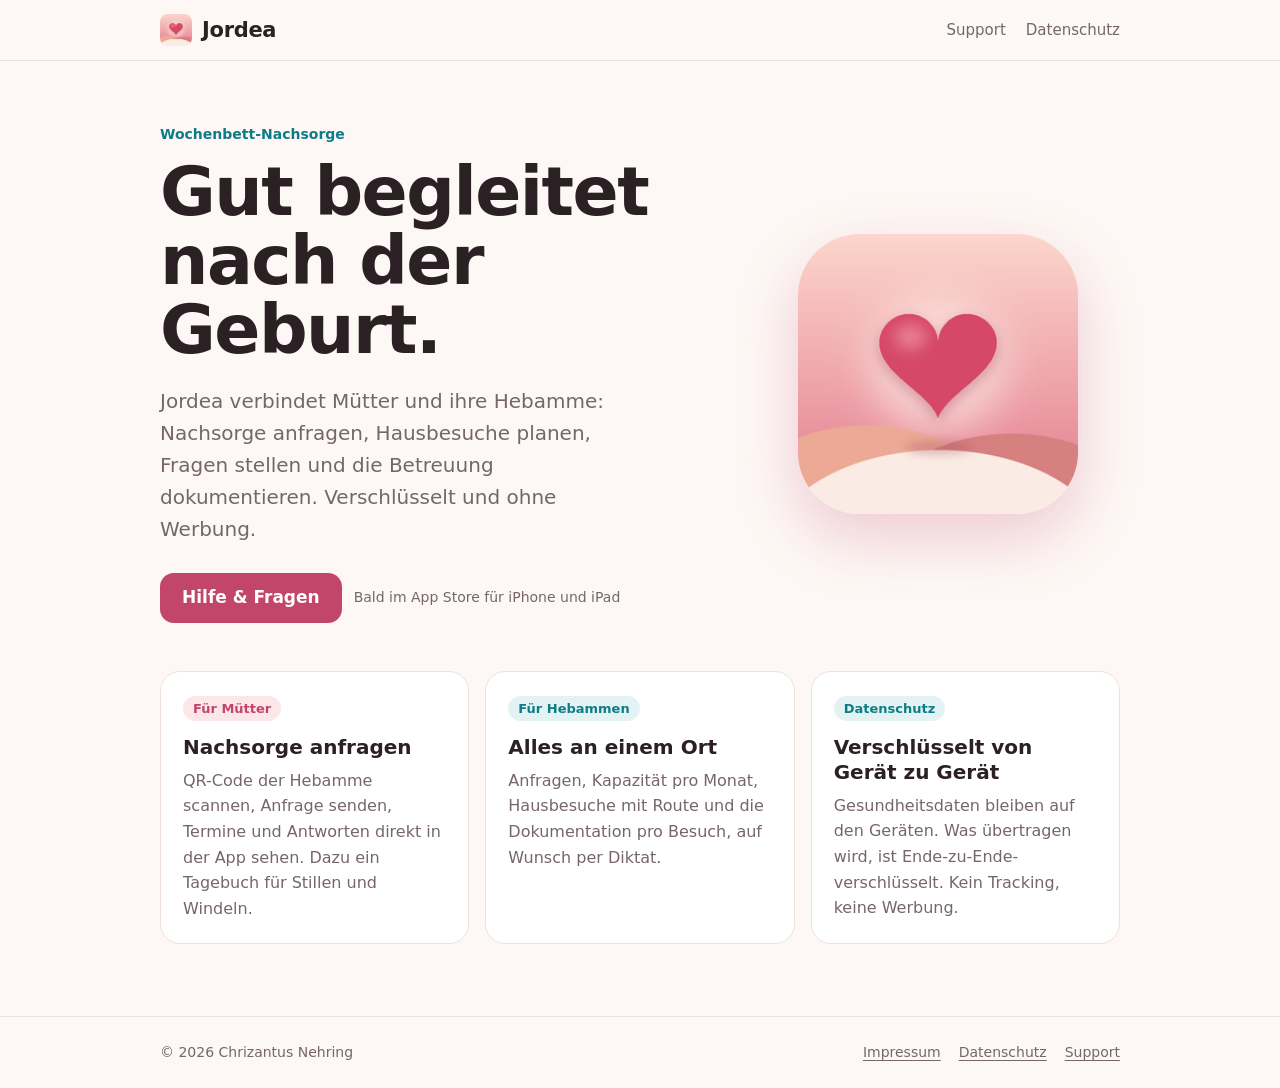
<file: index.html>
<!doctype html>
<html lang="de">
<head>
<meta charset="utf-8">
<meta name="viewport" content="width=device-width, initial-scale=1">
<title>Jordea</title>
<meta name="description" content="Jordea verbindet Mütter und ihre Hebamme für die Wochenbett-Nachsorge. Für iPhone und iPad.">
<meta name="theme-color" content="#fdf8f5">
<link rel="icon" href="icon.png">
<link rel="apple-touch-icon" href="icon.png">
<link rel="stylesheet" href="style.css">
</head>
<body>
<header class="site-head">
  <div class="wrap">
    <a class="brand" href="index.html"><img src="icon.png" alt="" width="32" height="32">Jordea</a>
    <nav class="nav" aria-label="Hauptnavigation">
      <a href="support.html">Support</a>
      <a href="datenschutz.html">Datenschutz</a>
    </nav>
  </div>
</header>

<main class="wrap">
  <section class="hero">
    <div>
      <p class="eyebrow">Wochenbett-Nachsorge</p>
      <h1>Gut begleitet nach der Geburt.</h1>
      <p class="lead">Jordea verbindet Mütter und ihre Hebamme: Nachsorge anfragen, Hausbesuche planen, Fragen stellen und die Betreuung dokumentieren. Verschlüsselt und ohne Werbung.</p>
      <div class="cta-row">
        <a class="btn" href="support.html">Hilfe &amp; Fragen</a>
        <span class="soon">Bald im App Store für iPhone und iPad</span>
      </div>
    </div>
    <img class="hero-icon" src="icon.png" alt="App-Symbol von Jordea" width="256" height="256">
  </section>

  <section class="features" aria-label="Funktionen">
    <article class="feature">
      <span class="tag mutter">Für Mütter</span>
      <h2>Nachsorge anfragen</h2>
      <p>QR-Code der Hebamme scannen, Anfrage senden, Termine und Antworten direkt in der App sehen. Dazu ein Tagebuch für Stillen und Windeln.</p>
    </article>
    <article class="feature">
      <span class="tag hebamme">Für Hebammen</span>
      <h2>Alles an einem Ort</h2>
      <p>Anfragen, Kapazität pro Monat, Hausbesuche mit Route und die Dokumentation pro Besuch, auf Wunsch per Diktat.</p>
    </article>
    <article class="feature">
      <span class="tag hebamme">Datenschutz</span>
      <h2>Verschlüsselt von Gerät zu Gerät</h2>
      <p>Gesundheitsdaten bleiben auf den Geräten. Was übertragen wird, ist Ende-zu-Ende-verschlüsselt. Kein Tracking, keine Werbung.</p>
    </article>
  </section>
</main>

<footer class="site-foot">
  <div class="wrap">
    <span>© 2026 Chrizantus Nehring</span>
    <nav aria-label="Rechtliches">
      <a href="impressum.html">Impressum</a>
      <a href="datenschutz.html">Datenschutz</a>
      <a href="support.html">Support</a>
    </nav>
  </div>
</footer>
</body>
</html>
</file>
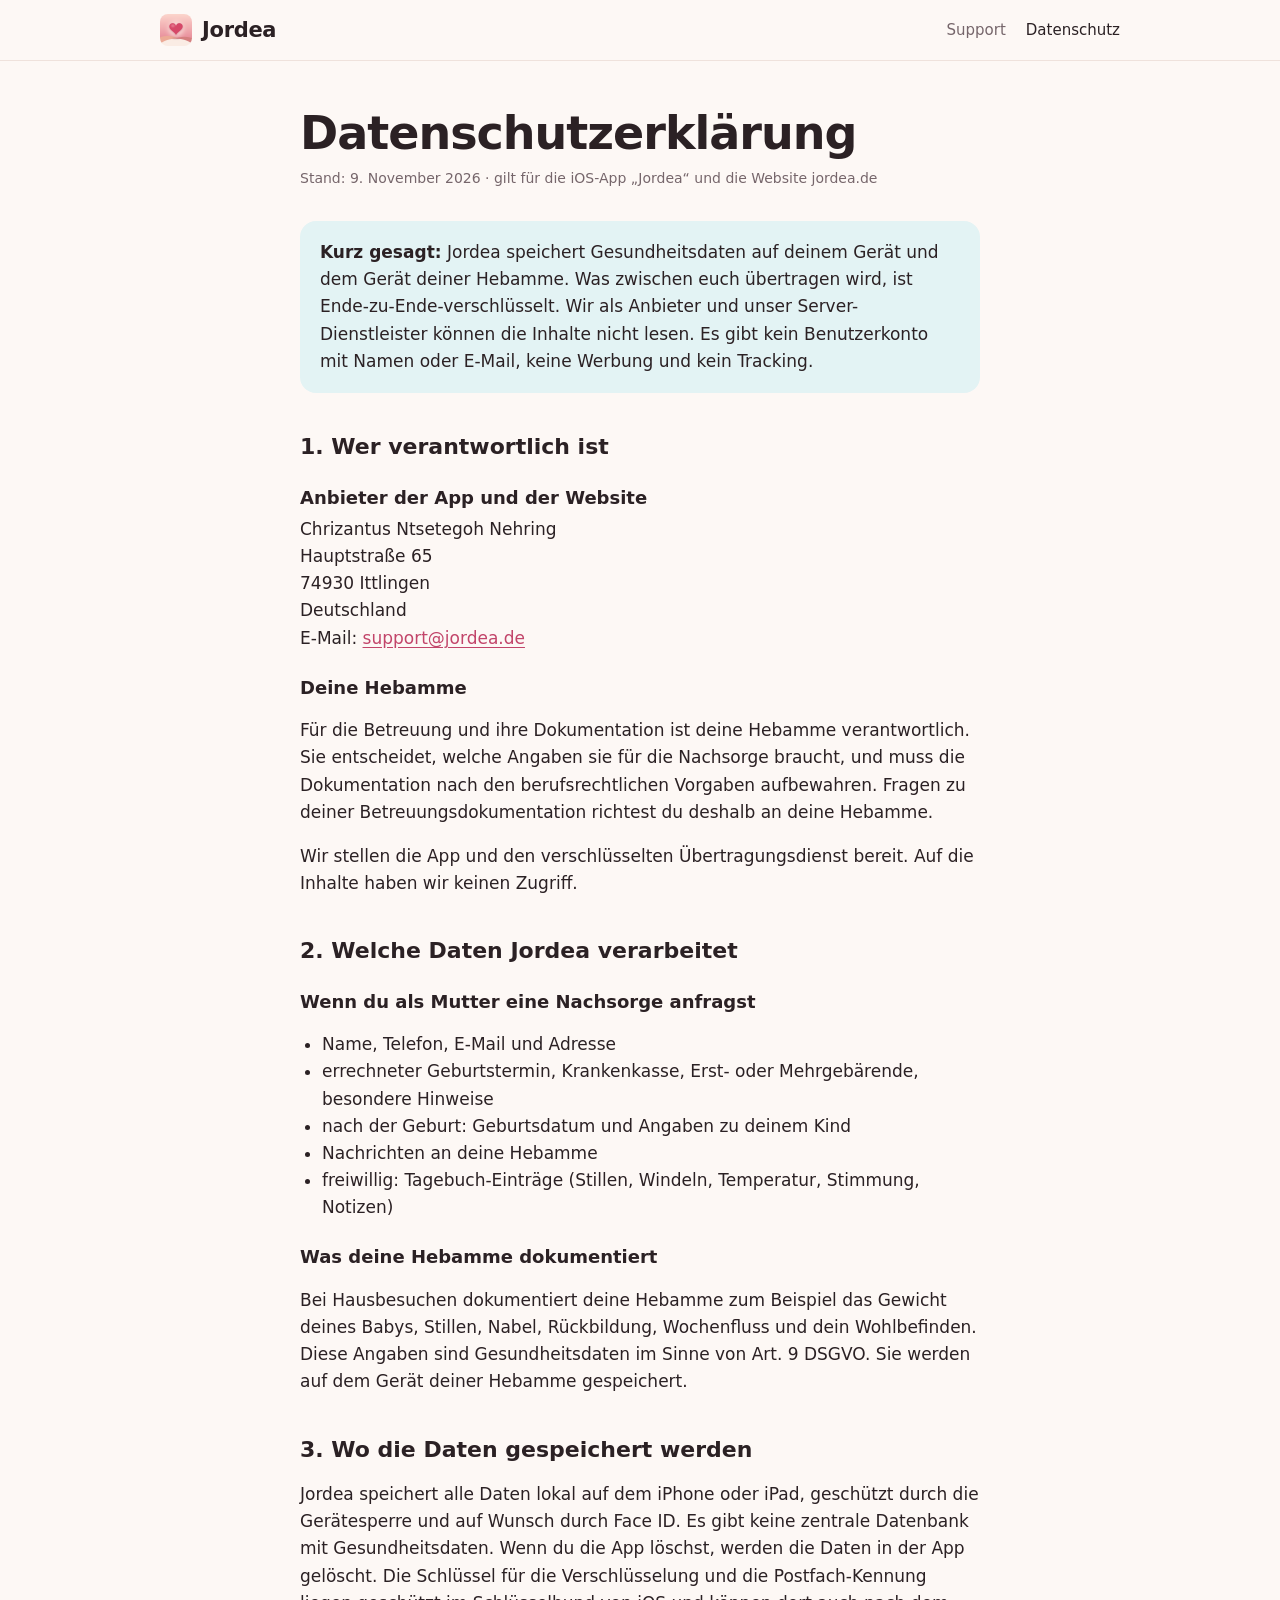
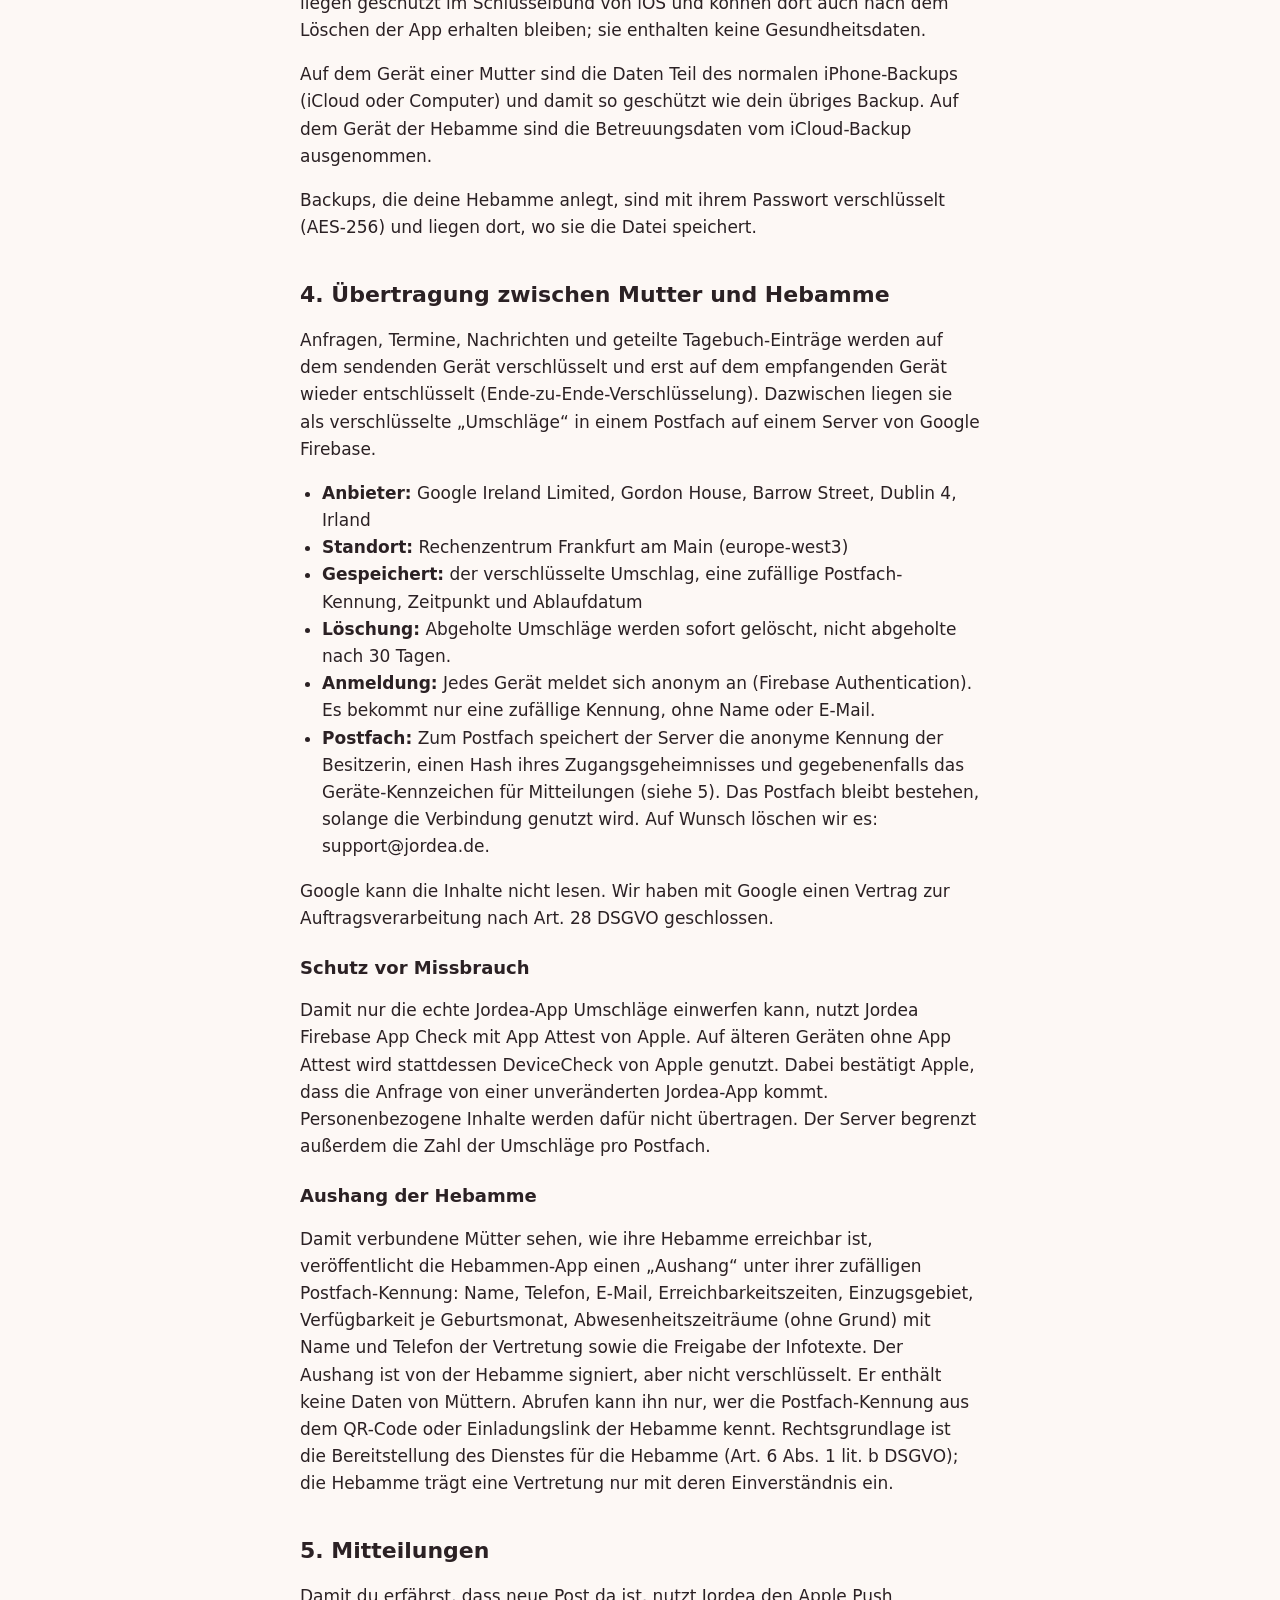
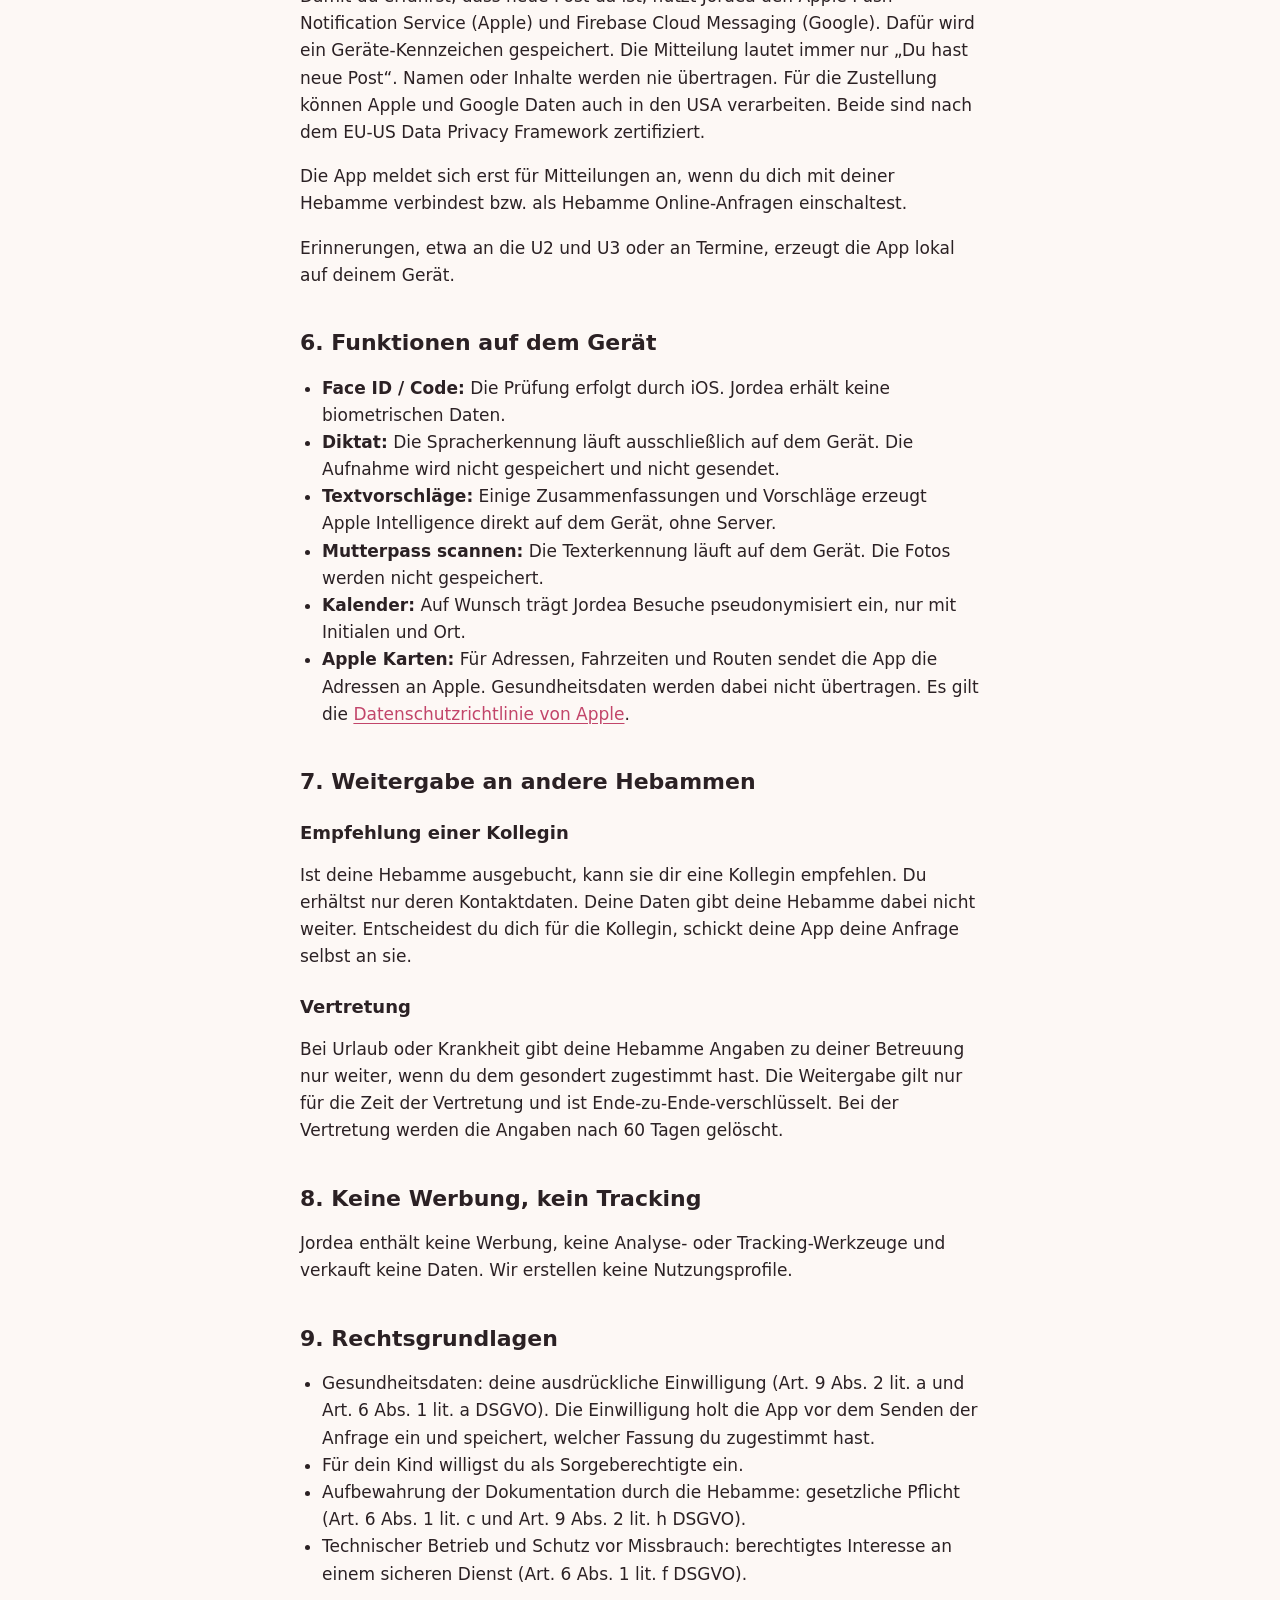
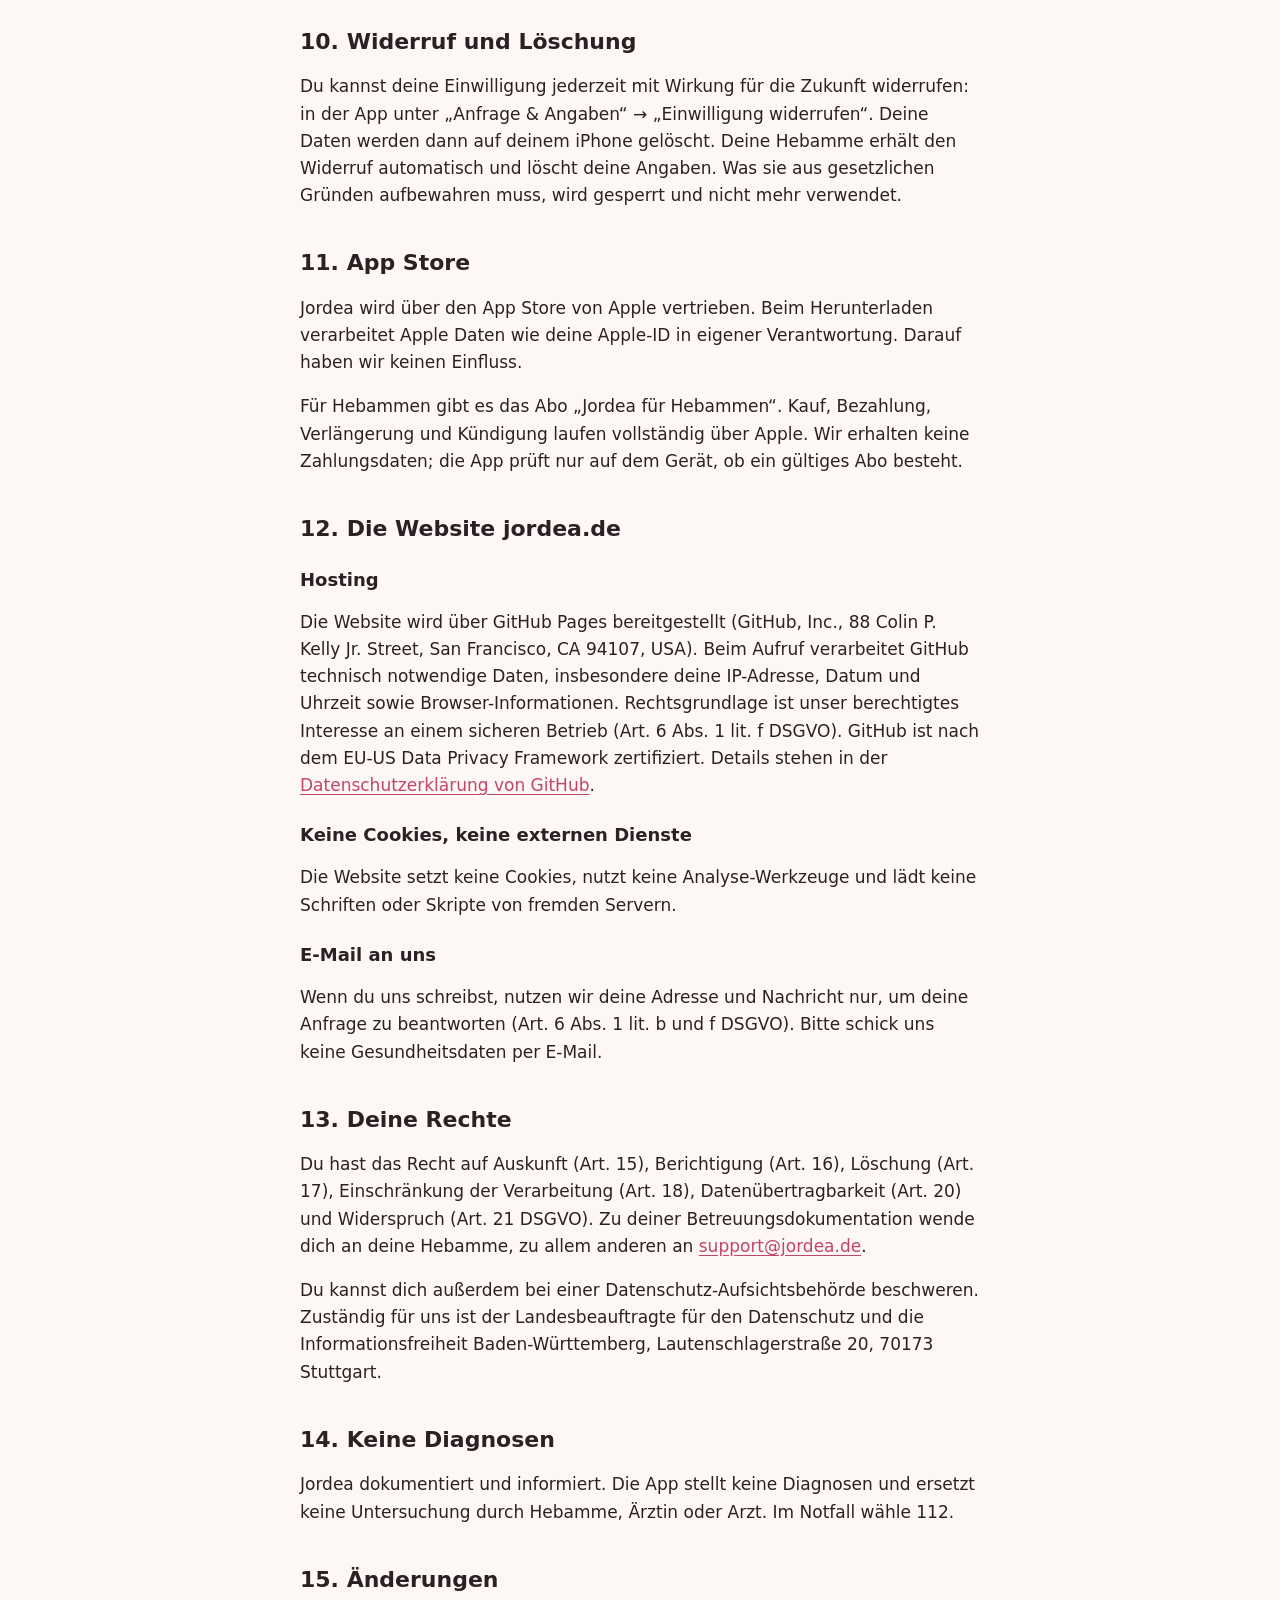
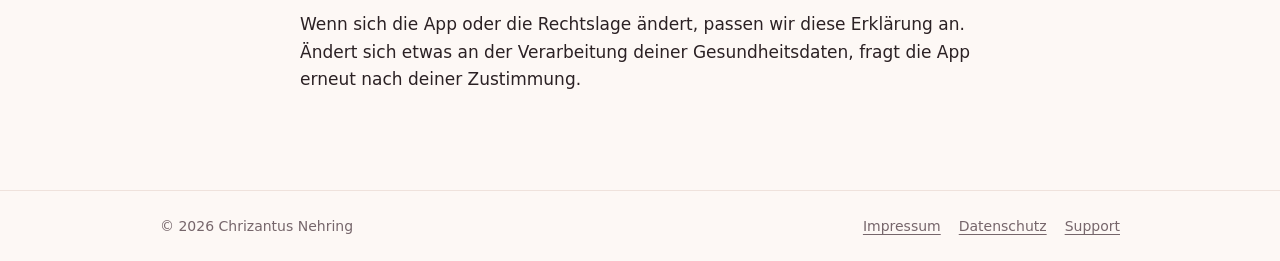
<file: datenschutz.html>
<!doctype html>
<html lang="de">
<head>
<meta charset="utf-8">
<meta name="viewport" content="width=device-width, initial-scale=1">
<title>Jordea Datenschutz</title>
<meta name="description" content="Datenschutzerklärung für die App Jordea und die Website jordea.de.">
<meta name="theme-color" content="#fdf8f5">
<link rel="icon" href="icon.png">
<link rel="apple-touch-icon" href="icon.png">
<link rel="stylesheet" href="style.css">
</head>
<body>
<header class="site-head">
  <div class="wrap">
    <a class="brand" href="index.html"><img src="icon.png" alt="" width="32" height="32">Jordea</a>
    <nav class="nav" aria-label="Hauptnavigation">
      <a href="support.html">Support</a>
      <a href="datenschutz.html" aria-current="page">Datenschutz</a>
    </nav>
  </div>
</header>

<main class="wrap doc">
  <h1>Datenschutzerklärung</h1>
  <p class="stand">Stand: 9. November 2026 · gilt für die iOS-App „Jordea“ und die Website jordea.de</p>

  <div class="box">
    <p><strong>Kurz gesagt:</strong> Jordea speichert Gesundheitsdaten auf deinem Gerät und dem Gerät deiner Hebamme. Was zwischen euch übertragen wird, ist Ende-zu-Ende-verschlüsselt. Wir als Anbieter und unser Server-Dienstleister können die Inhalte nicht lesen. Es gibt kein Benutzerkonto mit Namen oder E-Mail, keine Werbung und kein Tracking.</p>
  </div>

  <h2>1. Wer verantwortlich ist</h2>
  <h3>Anbieter der App und der Website</h3>
  <address>
    Chrizantus Ntsetegoh Nehring<br>
    Hauptstraße 65<br>
    74930 Ittlingen<br>
    Deutschland<br>
    E-Mail: <a href="mailto:support@jordea.de">support@jordea.de</a>
  </address>
  <h3>Deine Hebamme</h3>
  <p>Für die Betreuung und ihre Dokumentation ist deine Hebamme verantwortlich. Sie entscheidet, welche Angaben sie für die Nachsorge braucht, und muss die Dokumentation nach den berufsrechtlichen Vorgaben aufbewahren. Fragen zu deiner Betreuungsdokumentation richtest du deshalb an deine Hebamme.</p>
  <p>Wir stellen die App und den verschlüsselten Übertragungsdienst bereit. Auf die Inhalte haben wir keinen Zugriff.</p>

  <h2>2. Welche Daten Jordea verarbeitet</h2>
  <h3>Wenn du als Mutter eine Nachsorge anfragst</h3>
  <ul>
    <li>Name, Telefon, E-Mail und Adresse</li>
    <li>errechneter Geburtstermin, Krankenkasse, Erst- oder Mehrgebärende, besondere Hinweise</li>
    <li>nach der Geburt: Geburtsdatum und Angaben zu deinem Kind</li>
    <li>Nachrichten an deine Hebamme</li>
    <li>freiwillig: Tagebuch-Einträge (Stillen, Windeln, Temperatur, Stimmung, Notizen)</li>
  </ul>
  <h3>Was deine Hebamme dokumentiert</h3>
  <p>Bei Hausbesuchen dokumentiert deine Hebamme zum Beispiel das Gewicht deines Babys, Stillen, Nabel, Rückbildung, Wochenfluss und dein Wohlbefinden. Diese Angaben sind Gesundheitsdaten im Sinne von Art. 9 DSGVO. Sie werden auf dem Gerät deiner Hebamme gespeichert.</p>

  <h2>3. Wo die Daten gespeichert werden</h2>
  <p>Jordea speichert alle Daten lokal auf dem iPhone oder iPad, geschützt durch die Gerätesperre und auf Wunsch durch Face ID. Es gibt keine zentrale Datenbank mit Gesundheitsdaten. Wenn du die App löschst, werden die Daten in der App gelöscht. Die Schlüssel für die Verschlüsselung und die Postfach-Kennung liegen geschützt im Schlüsselbund von iOS und können dort auch nach dem Löschen der App erhalten bleiben; sie enthalten keine Gesundheitsdaten.</p>
  <p>Auf dem Gerät einer Mutter sind die Daten Teil des normalen iPhone-Backups (iCloud oder Computer) und damit so geschützt wie dein übriges Backup. Auf dem Gerät der Hebamme sind die Betreuungsdaten vom iCloud-Backup ausgenommen.</p>
  <p>Backups, die deine Hebamme anlegt, sind mit ihrem Passwort verschlüsselt (AES-256) und liegen dort, wo sie die Datei speichert.</p>

  <h2>4. Übertragung zwischen Mutter und Hebamme</h2>
  <p>Anfragen, Termine, Nachrichten und geteilte Tagebuch-Einträge werden auf dem sendenden Gerät verschlüsselt und erst auf dem empfangenden Gerät wieder entschlüsselt (Ende-zu-Ende-Verschlüsselung). Dazwischen liegen sie als verschlüsselte „Umschläge“ in einem Postfach auf einem Server von Google Firebase.</p>
  <ul>
    <li><strong>Anbieter:</strong> Google Ireland Limited, Gordon House, Barrow Street, Dublin 4, Irland</li>
    <li><strong>Standort:</strong> Rechenzentrum Frankfurt am Main (europe-west3)</li>
    <li><strong>Gespeichert:</strong> der verschlüsselte Umschlag, eine zufällige Postfach-Kennung, Zeitpunkt und Ablaufdatum</li>
    <li><strong>Löschung:</strong> Abgeholte Umschläge werden sofort gelöscht, nicht abgeholte nach 30 Tagen.</li>
    <li><strong>Anmeldung:</strong> Jedes Gerät meldet sich anonym an (Firebase Authentication). Es bekommt nur eine zufällige Kennung, ohne Name oder E-Mail.</li>
    <li><strong>Postfach:</strong> Zum Postfach speichert der Server die anonyme Kennung der Besitzerin, einen Hash ihres Zugangsgeheimnisses und gegebenenfalls das Geräte-Kennzeichen für Mitteilungen (siehe 5). Das Postfach bleibt bestehen, solange die Verbindung genutzt wird. Auf Wunsch löschen wir es: support@jordea.de.</li>
  </ul>
  <p>Google kann die Inhalte nicht lesen. Wir haben mit Google einen Vertrag zur Auftragsverarbeitung nach Art. 28 DSGVO geschlossen.</p>
  <h3>Schutz vor Missbrauch</h3>
  <p>Damit nur die echte Jordea-App Umschläge einwerfen kann, nutzt Jordea Firebase App Check mit App Attest von Apple. Auf älteren Geräten ohne App Attest wird stattdessen DeviceCheck von Apple genutzt. Dabei bestätigt Apple, dass die Anfrage von einer unveränderten Jordea-App kommt. Personenbezogene Inhalte werden dafür nicht übertragen. Der Server begrenzt außerdem die Zahl der Umschläge pro Postfach.</p>

  <h3>Aushang der Hebamme</h3>
  <p>Damit verbundene Mütter sehen, wie ihre Hebamme erreichbar ist, veröffentlicht die Hebammen-App einen „Aushang“ unter ihrer zufälligen Postfach-Kennung: Name, Telefon, E-Mail, Erreichbarkeitszeiten, Einzugsgebiet, Verfügbarkeit je Geburtsmonat, Abwesenheitszeiträume (ohne Grund) mit Name und Telefon der Vertretung sowie die Freigabe der Infotexte. Der Aushang ist von der Hebamme signiert, aber nicht verschlüsselt. Er enthält keine Daten von Müttern. Abrufen kann ihn nur, wer die Postfach-Kennung aus dem QR-Code oder Einladungslink der Hebamme kennt. Rechtsgrundlage ist die Bereitstellung des Dienstes für die Hebamme (Art. 6 Abs. 1 lit. b DSGVO); die Hebamme trägt eine Vertretung nur mit deren Einverständnis ein.</p>

  <h2>5. Mitteilungen</h2>
  <p>Damit du erfährst, dass neue Post da ist, nutzt Jordea den Apple Push Notification Service (Apple) und Firebase Cloud Messaging (Google). Dafür wird ein Geräte-Kennzeichen gespeichert. Die Mitteilung lautet immer nur „Du hast neue Post“. Namen oder Inhalte werden nie übertragen. Für die Zustellung können Apple und Google Daten auch in den USA verarbeiten. Beide sind nach dem EU-US Data Privacy Framework zertifiziert.</p>
  <p>Die App meldet sich erst für Mitteilungen an, wenn du dich mit deiner Hebamme verbindest bzw. als Hebamme Online-Anfragen einschaltest.</p>
  <p>Erinnerungen, etwa an die U2 und U3 oder an Termine, erzeugt die App lokal auf deinem Gerät.</p>

  <h2>6. Funktionen auf dem Gerät</h2>
  <ul>
    <li><strong>Face ID / Code:</strong> Die Prüfung erfolgt durch iOS. Jordea erhält keine biometrischen Daten.</li>
    <li><strong>Diktat:</strong> Die Spracherkennung läuft ausschließlich auf dem Gerät. Die Aufnahme wird nicht gespeichert und nicht gesendet.</li>
    <li><strong>Textvorschläge:</strong> Einige Zusammenfassungen und Vorschläge erzeugt Apple Intelligence direkt auf dem Gerät, ohne Server.</li>
    <li><strong>Mutterpass scannen:</strong> Die Texterkennung läuft auf dem Gerät. Die Fotos werden nicht gespeichert.</li>
    <li><strong>Kalender:</strong> Auf Wunsch trägt Jordea Besuche pseudonymisiert ein, nur mit Initialen und Ort.</li>
    <li><strong>Apple Karten:</strong> Für Adressen, Fahrzeiten und Routen sendet die App die Adressen an Apple. Gesundheitsdaten werden dabei nicht übertragen. Es gilt die <a href="https://www.apple.com/de/legal/privacy/">Datenschutzrichtlinie von Apple</a>.</li>
  </ul>

  <h2>7. Weitergabe an andere Hebammen</h2>
  <h3>Empfehlung einer Kollegin</h3>
  <p>Ist deine Hebamme ausgebucht, kann sie dir eine Kollegin empfehlen. Du erhältst nur deren Kontaktdaten. Deine Daten gibt deine Hebamme dabei nicht weiter. Entscheidest du dich für die Kollegin, schickt deine App deine Anfrage selbst an sie.</p>
  <h3>Vertretung</h3>
  <p>Bei Urlaub oder Krankheit gibt deine Hebamme Angaben zu deiner Betreuung nur weiter, wenn du dem gesondert zugestimmt hast. Die Weitergabe gilt nur für die Zeit der Vertretung und ist Ende-zu-Ende-verschlüsselt. Bei der Vertretung werden die Angaben nach 60 Tagen gelöscht.</p>

  <h2>8. Keine Werbung, kein Tracking</h2>
  <p>Jordea enthält keine Werbung, keine Analyse- oder Tracking-Werkzeuge und verkauft keine Daten. Wir erstellen keine Nutzungsprofile.</p>

  <h2>9. Rechtsgrundlagen</h2>
  <ul>
    <li>Gesundheitsdaten: deine ausdrückliche Einwilligung (Art. 9 Abs. 2 lit. a und Art. 6 Abs. 1 lit. a DSGVO). Die Einwilligung holt die App vor dem Senden der Anfrage ein und speichert, welcher Fassung du zugestimmt hast.</li>
    <li>Für dein Kind willigst du als Sorgeberechtigte ein.</li>
    <li>Aufbewahrung der Dokumentation durch die Hebamme: gesetzliche Pflicht (Art. 6 Abs. 1 lit. c und Art. 9 Abs. 2 lit. h DSGVO).</li>
    <li>Technischer Betrieb und Schutz vor Missbrauch: berechtigtes Interesse an einem sicheren Dienst (Art. 6 Abs. 1 lit. f DSGVO).</li>
  </ul>

  <h2>10. Widerruf und Löschung</h2>
  <p>Du kannst deine Einwilligung jederzeit mit Wirkung für die Zukunft widerrufen: in der App unter „Anfrage &amp; Angaben“ → „Einwilligung widerrufen“. Deine Daten werden dann auf deinem iPhone gelöscht. Deine Hebamme erhält den Widerruf automatisch und löscht deine Angaben. Was sie aus gesetzlichen Gründen aufbewahren muss, wird gesperrt und nicht mehr verwendet.</p>

  <h2>11. App Store</h2>
  <p>Jordea wird über den App Store von Apple vertrieben. Beim Herunterladen verarbeitet Apple Daten wie deine Apple-ID in eigener Verantwortung. Darauf haben wir keinen Einfluss.</p>
  <p>Für Hebammen gibt es das Abo „Jordea für Hebammen“. Kauf, Bezahlung, Verlängerung und Kündigung laufen vollständig über Apple. Wir erhalten keine Zahlungsdaten; die App prüft nur auf dem Gerät, ob ein gültiges Abo besteht.</p>

  <h2>12. Die Website jordea.de</h2>
  <h3>Hosting</h3>
  <p>Die Website wird über GitHub Pages bereitgestellt (GitHub, Inc., 88 Colin P. Kelly Jr. Street, San Francisco, CA 94107, USA). Beim Aufruf verarbeitet GitHub technisch notwendige Daten, insbesondere deine IP-Adresse, Datum und Uhrzeit sowie Browser-Informationen. Rechtsgrundlage ist unser berechtigtes Interesse an einem sicheren Betrieb (Art. 6 Abs. 1 lit. f DSGVO). GitHub ist nach dem EU-US Data Privacy Framework zertifiziert. Details stehen in der <a href="https://docs.github.com/de/site-policy/privacy-policies/github-general-privacy-statement">Datenschutzerklärung von GitHub</a>.</p>
  <h3>Keine Cookies, keine externen Dienste</h3>
  <p>Die Website setzt keine Cookies, nutzt keine Analyse-Werkzeuge und lädt keine Schriften oder Skripte von fremden Servern.</p>
  <h3>E-Mail an uns</h3>
  <p>Wenn du uns schreibst, nutzen wir deine Adresse und Nachricht nur, um deine Anfrage zu beantworten (Art. 6 Abs. 1 lit. b und f DSGVO). Bitte schick uns keine Gesundheitsdaten per E-Mail.</p>

  <h2>13. Deine Rechte</h2>
  <p>Du hast das Recht auf Auskunft (Art. 15), Berichtigung (Art. 16), Löschung (Art. 17), Einschränkung der Verarbeitung (Art. 18), Datenübertragbarkeit (Art. 20) und Widerspruch (Art. 21 DSGVO). Zu deiner Betreuungsdokumentation wende dich an deine Hebamme, zu allem anderen an <a href="mailto:support@jordea.de">support@jordea.de</a>.</p>
  <p>Du kannst dich außerdem bei einer Datenschutz-Aufsichtsbehörde beschweren. Zuständig für uns ist der Landesbeauftragte für den Datenschutz und die Informationsfreiheit Baden-Württemberg, Lautenschlagerstraße 20, 70173 Stuttgart.</p>

  <h2>14. Keine Diagnosen</h2>
  <p>Jordea dokumentiert und informiert. Die App stellt keine Diagnosen und ersetzt keine Untersuchung durch Hebamme, Ärztin oder Arzt. Im Notfall wähle 112.</p>

  <h2>15. Änderungen</h2>
  <p>Wenn sich die App oder die Rechtslage ändert, passen wir diese Erklärung an. Ändert sich etwas an der Verarbeitung deiner Gesundheitsdaten, fragt die App erneut nach deiner Zustimmung.</p>
</main>

<footer class="site-foot">
  <div class="wrap">
    <span>© 2026 Chrizantus Nehring</span>
    <nav aria-label="Rechtliches">
      <a href="impressum.html">Impressum</a>
      <a href="datenschutz.html" aria-current="page">Datenschutz</a>
      <a href="support.html">Support</a>
    </nav>
  </div>
</footer>
</body>
</html>
</file>
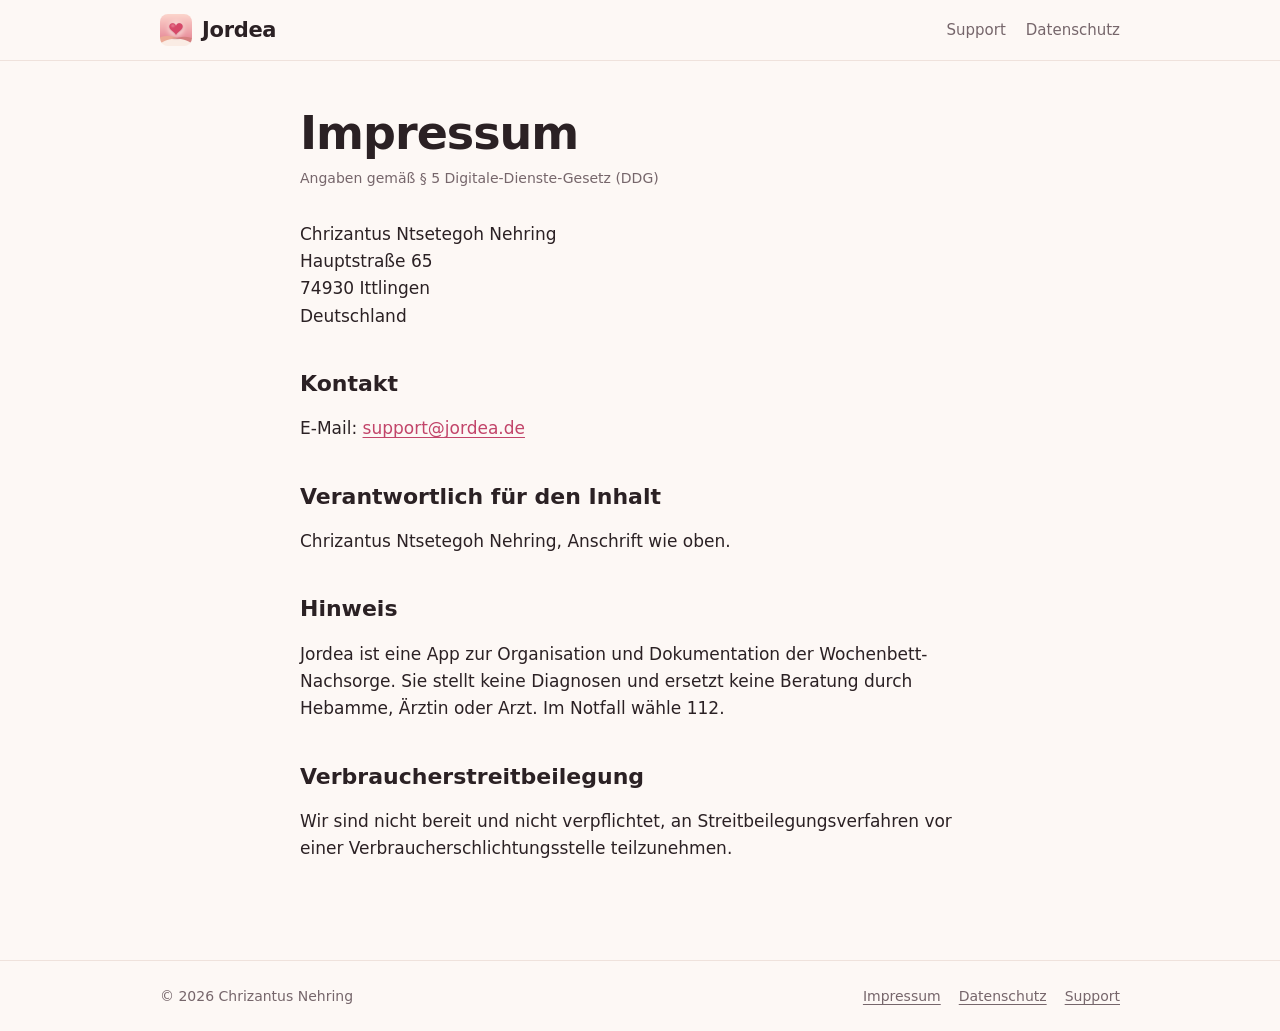
<file: impressum.html>
<!doctype html>
<html lang="de">
<head>
<meta charset="utf-8">
<meta name="viewport" content="width=device-width, initial-scale=1">
<title>Jordea Impressum</title>
<meta name="description" content="Impressum von jordea.de.">
<meta name="theme-color" content="#fdf8f5">
<meta name="robots" content="noindex">
<link rel="icon" href="icon.png">
<link rel="apple-touch-icon" href="icon.png">
<link rel="stylesheet" href="style.css">
</head>
<body>
<header class="site-head">
  <div class="wrap">
    <a class="brand" href="index.html"><img src="icon.png" alt="" width="32" height="32">Jordea</a>
    <nav class="nav" aria-label="Hauptnavigation">
      <a href="support.html">Support</a>
      <a href="datenschutz.html">Datenschutz</a>
    </nav>
  </div>
</header>

<main class="wrap doc">
  <h1>Impressum</h1>
  <p class="stand">Angaben gemäß § 5 Digitale-Dienste-Gesetz (DDG)</p>

  <address>
    Chrizantus Ntsetegoh Nehring<br>
    Hauptstraße 65<br>
    74930 Ittlingen<br>
    Deutschland
  </address>

  <h2>Kontakt</h2>
  <p>E-Mail: <a href="mailto:support@jordea.de">support@jordea.de</a></p>

  <h2>Verantwortlich für den Inhalt</h2>
  <p>Chrizantus Ntsetegoh Nehring, Anschrift wie oben.</p>

  <h2>Hinweis</h2>
  <p>Jordea ist eine App zur Organisation und Dokumentation der Wochenbett-Nachsorge. Sie stellt keine Diagnosen und ersetzt keine Beratung durch Hebamme, Ärztin oder Arzt. Im Notfall wähle 112.</p>

  <h2>Verbraucherstreitbeilegung</h2>
  <p>Wir sind nicht bereit und nicht verpflichtet, an Streitbeilegungsverfahren vor einer Verbraucherschlichtungsstelle teilzunehmen.</p>
</main>

<footer class="site-foot">
  <div class="wrap">
    <span>© 2026 Chrizantus Nehring</span>
    <nav aria-label="Rechtliches">
      <a href="impressum.html" aria-current="page">Impressum</a>
      <a href="datenschutz.html">Datenschutz</a>
      <a href="support.html">Support</a>
    </nav>
  </div>
</footer>
</body>
</html>
</file>
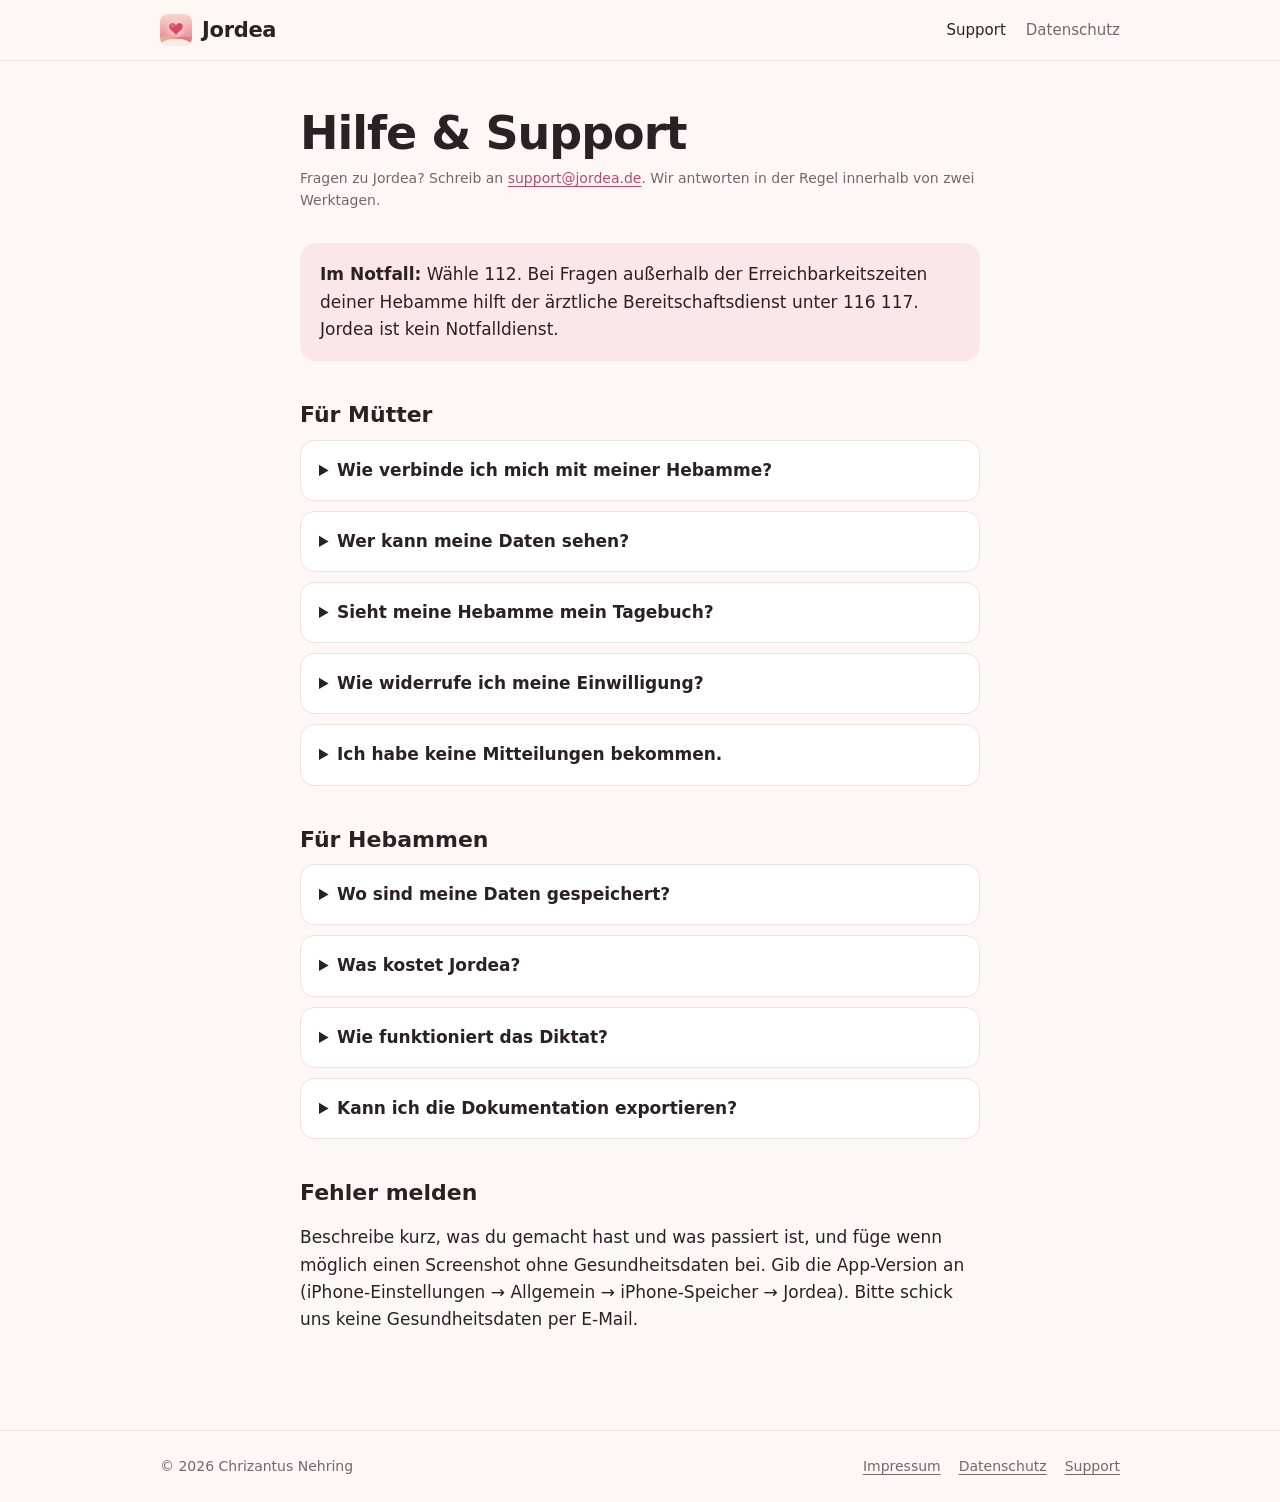
<file: support.html>
<!doctype html>
<html lang="de">
<head>
<meta charset="utf-8">
<meta name="viewport" content="width=device-width, initial-scale=1">
<title>Jordea Support</title>
<meta name="description" content="Hilfe und häufige Fragen zur App Jordea.">
<meta name="theme-color" content="#fdf8f5">
<link rel="icon" href="icon.png">
<link rel="apple-touch-icon" href="icon.png">
<link rel="stylesheet" href="style.css">
</head>
<body>
<header class="site-head">
  <div class="wrap">
    <a class="brand" href="index.html"><img src="icon.png" alt="" width="32" height="32">Jordea</a>
    <nav class="nav" aria-label="Hauptnavigation">
      <a href="support.html" aria-current="page">Support</a>
      <a href="datenschutz.html">Datenschutz</a>
    </nav>
  </div>
</header>

<main class="wrap doc">
  <h1>Hilfe &amp; Support</h1>
  <p class="stand">Fragen zu Jordea? Schreib an <a href="mailto:support@jordea.de">support@jordea.de</a>. Wir antworten in der Regel innerhalb von zwei Werktagen.</p>

  <div class="box warn">
    <p><strong>Im Notfall:</strong> Wähle 112. Bei Fragen außerhalb der Erreichbarkeitszeiten deiner Hebamme hilft der ärztliche Bereitschaftsdienst unter 116 117. Jordea ist kein Notfalldienst.</p>
  </div>

  <h2>Für Mütter</h2>
  <details>
    <summary>Wie verbinde ich mich mit meiner Hebamme?</summary>
    <p>Deine Hebamme zeigt dir einen QR-Code oder schickt dir einen Link. Scanne den Code mit der Kamera deines iPhones oder öffne den Link. Jordea öffnet sich und du kannst deine Anfrage senden.</p>
  </details>
  <details>
    <summary>Wer kann meine Daten sehen?</summary>
    <p>Nur du und deine Hebamme. Alles, was zwischen euch übertragen wird, ist Ende-zu-Ende-verschlüsselt. Auch wir als Anbieter der App können die Inhalte nicht lesen.</p>
  </details>
  <details>
    <summary>Sieht meine Hebamme mein Tagebuch?</summary>
    <p>Nur wenn du im Tagebuch „Mit deiner Hebamme teilen“ einschaltest. Du kannst das jederzeit wieder ausschalten. Dann wird das Geteilte bei ihr gelöscht.</p>
  </details>
  <details>
    <summary>Wie widerrufe ich meine Einwilligung?</summary>
    <p>In der App unter „Anfrage &amp; Angaben“ → „Einwilligung widerrufen“. Deine Daten werden dann auf deinem iPhone gelöscht. Deine Hebamme erhält den Widerruf automatisch und löscht deine Angaben. Was sie aus gesetzlichen Gründen aufbewahren muss, wird gesperrt und nicht mehr verwendet.</p>
  </details>
  <details>
    <summary>Ich habe keine Mitteilungen bekommen.</summary>
    <p>Prüfe unter iPhone-Einstellungen → Mitteilungen → Jordea, ob Mitteilungen erlaubt sind. Jordea zeigt aus Datenschutzgründen nur „Du hast neue Post“ an, nie den Inhalt.</p>
  </details>

  <h2>Für Hebammen</h2>
  <details>
    <summary>Wo sind meine Daten gespeichert?</summary>
    <p>Auf deinem iPhone bzw. iPad, geschützt mit Face ID oder Code. Lege regelmäßig ein verschlüsseltes Backup an, Jordea erinnert dich daran. Ohne Backup sind die Daten bei Verlust des Geräts nicht wiederherstellbar.</p>
  </details>
  <details>
    <summary>Was kostet Jordea?</summary>
    <p>Für Mütter ist Jordea kostenlos. Als Hebamme betreust du bis zu drei Frauen gleichzeitig gratis. Für weitere Betreuungen gibt es das Abo „Jordea für Hebammen“, monatlich oder jährlich, mit kostenloser Probezeit. Kündigen kannst du jederzeit in den iPhone-Einstellungen unter deinem Namen → Abonnements. Deine Akten bleiben auch ohne Abo lesbar und exportierbar.</p>
  </details>
  <details>
    <summary>Wie funktioniert das Diktat?</summary>
    <p>Nach einem Besuch kannst du die Dokumentation diktieren. Die Spracherkennung läuft nur auf deinem Gerät. Die Aufnahme wird nicht gespeichert. Erkannte Werte prüfst du vor dem Übernehmen.</p>
  </details>
  <details>
    <summary>Kann ich die Dokumentation exportieren?</summary>
    <p>Ja. In der Akte einer Mutter erstellt „Dokumentation als PDF“ die Akte zum Ablegen oder Ausdrucken.</p>
  </details>

  <h2>Fehler melden</h2>
  <p>Beschreibe kurz, was du gemacht hast und was passiert ist, und füge wenn möglich einen Screenshot ohne Gesundheitsdaten bei. Gib die App-Version an (iPhone-Einstellungen → Allgemein → iPhone-Speicher → Jordea). Bitte schick uns keine Gesundheitsdaten per E-Mail.</p>
</main>

<footer class="site-foot">
  <div class="wrap">
    <span>© 2026 Chrizantus Nehring</span>
    <nav aria-label="Rechtliches">
      <a href="impressum.html">Impressum</a>
      <a href="datenschutz.html">Datenschutz</a>
      <a href="support.html" aria-current="page">Support</a>
    </nav>
  </div>
</footer>
</body>
</html>
</file>
<file: style.css>
/* Jordea – gemeinsame Styles. Keine externen Schriften, kein Tracking. */
:root {
  --bg: #fdf8f5;
  --panel: #ffffff;
  --line: #efe2dc;
  --fg: #2b2124;
  --muted: #76666b;
  --rose: #c2456a;
  --rose-soft: #fbe6ea;
  --teal: #0e7c86;
  --teal-soft: #e3f3f4;
  --sans: ui-rounded, "SF Pro Rounded", system-ui, -apple-system, "Segoe UI", Roboto, sans-serif;
  --text: system-ui, -apple-system, "Segoe UI", Roboto, sans-serif;
  color-scheme: light dark;
}
@media (prefers-color-scheme: dark) {
  :root {
    --bg: #1a1416;
    --panel: #241c1f;
    --line: #3a2e32;
    --fg: #f4ecee;
    --muted: #b3a3a8;
    --rose: #f08aa6;
    --rose-soft: #3a222a;
    --teal: #5cc3cb;
    --teal-soft: #17302f;
  }
}

* { box-sizing: border-box; }
html { -webkit-text-size-adjust: 100%; }
body { margin: 0; background: var(--bg); color: var(--fg); font: 17px/1.6 var(--text); }
a { color: var(--rose); text-underline-offset: 3px; }
a:hover { color: var(--teal); }
a:focus-visible { outline: 2px solid var(--teal); outline-offset: 3px; border-radius: 6px; }

.wrap { max-width: 1000px; margin: 0 auto; padding-inline: 20px; }

.site-head { border-bottom: 1px solid var(--line); }
.site-head .wrap { display: flex; align-items: center; justify-content: space-between; gap: 16px; padding-block: 14px; flex-wrap: wrap; }
.brand { display: flex; align-items: center; gap: 10px; color: var(--fg); text-decoration: none; font: 700 21px/1 var(--sans); letter-spacing: -0.3px; }
.brand img { width: 32px; height: 32px; border-radius: 8px; }
.nav { display: flex; gap: 20px; flex-wrap: wrap; font-size: 15px; }
.nav a { color: var(--muted); text-decoration: none; }
.nav a:hover, .nav a[aria-current="page"] { color: var(--fg); }

.hero { padding-block: 64px 32px; display: grid; grid-template-columns: minmax(0, 1.2fr) minmax(0, 0.8fr); gap: 48px; align-items: center; }
.eyebrow { font: 600 14px/1.4 var(--sans); color: var(--teal); margin: 0 0 12px; }
.hero h1 { font: 700 clamp(40px, 7vw, 68px)/1.02 var(--sans); letter-spacing: -1.5px; margin: 0 0 20px; text-wrap: balance; }
.hero p.lead { font-size: 20px; color: var(--muted); margin: 0 0 28px; max-width: 36ch; }
.hero-icon { width: 100%; height: auto; aspect-ratio: 1; max-width: 280px; justify-self: center; border-radius: 22%; box-shadow: 0 24px 60px rgba(194, 69, 106, 0.25); }
.cta-row { display: flex; gap: 12px; flex-wrap: wrap; align-items: center; }
.btn { display: inline-flex; align-items: center; min-height: 50px; padding: 0 22px; border-radius: 14px; font: 700 17px/1 var(--sans); text-decoration: none; background: var(--rose); color: #fff; }
.btn:hover { color: #fff; filter: brightness(1.08); }
.soon { font-size: 14px; color: var(--muted); }

.features { display: grid; grid-template-columns: repeat(3, minmax(0, 1fr)); gap: 16px; padding-block: 16px 72px; }
.feature { background: var(--panel); border: 1px solid var(--line); border-radius: 20px; padding: 22px; }
.feature .tag { display: inline-block; font: 600 13px/1 var(--sans); padding: 6px 10px; border-radius: 999px; }
.tag.mutter { background: var(--rose-soft); color: var(--rose); }
.tag.hebamme { background: var(--teal-soft); color: var(--teal); }
.feature h2 { font: 700 20px/1.25 var(--sans); margin: 14px 0 8px; }
.feature p { margin: 0; color: var(--muted); font-size: 16px; }

.doc { max-width: 720px; padding-block: 48px 80px; }
.doc h1 { font: 700 clamp(34px, 6vw, 46px)/1.08 var(--sans); letter-spacing: -1px; margin: 0 0 8px; text-wrap: balance; }
.doc .stand { font-size: 14px; color: var(--muted); margin: 0 0 32px; }
.doc h2 { font: 700 22px/1.3 var(--sans); margin: 40px 0 10px; text-wrap: balance; }
.doc h3 { font: 600 18px/1.35 var(--text); margin: 24px 0 6px; }
.doc ul { padding-left: 22px; }
.doc .box { background: var(--teal-soft); border-radius: 16px; padding: 18px 20px; margin: 20px 0; }
.doc .box p { margin: 0; }
.doc .box.warn { background: var(--rose-soft); }
.doc address { font-style: normal; }

details { background: var(--panel); border: 1px solid var(--line); border-radius: 14px; padding: 4px 18px; margin: 10px 0; }
summary { cursor: pointer; font-weight: 600; padding: 12px 0; }
details p { margin: 0 0 14px; }

.site-foot { border-top: 1px solid var(--line); }
.site-foot .wrap { display: flex; justify-content: space-between; gap: 16px; flex-wrap: wrap; padding-block: 24px; font-size: 14px; color: var(--muted); }
.site-foot nav { display: flex; gap: 18px; flex-wrap: wrap; }
.site-foot a { color: var(--muted); }

@media (max-width: 800px) {
  .hero { grid-template-columns: minmax(0, 1fr); padding-block: 40px 24px; gap: 28px; }
  .hero-icon { max-width: 160px; justify-self: start; order: -1; }
  .features { grid-template-columns: minmax(0, 1fr); }
}

@media (prefers-color-scheme: dark) {
  .btn, .btn:hover { color: #2b1218; }
}
</file>
